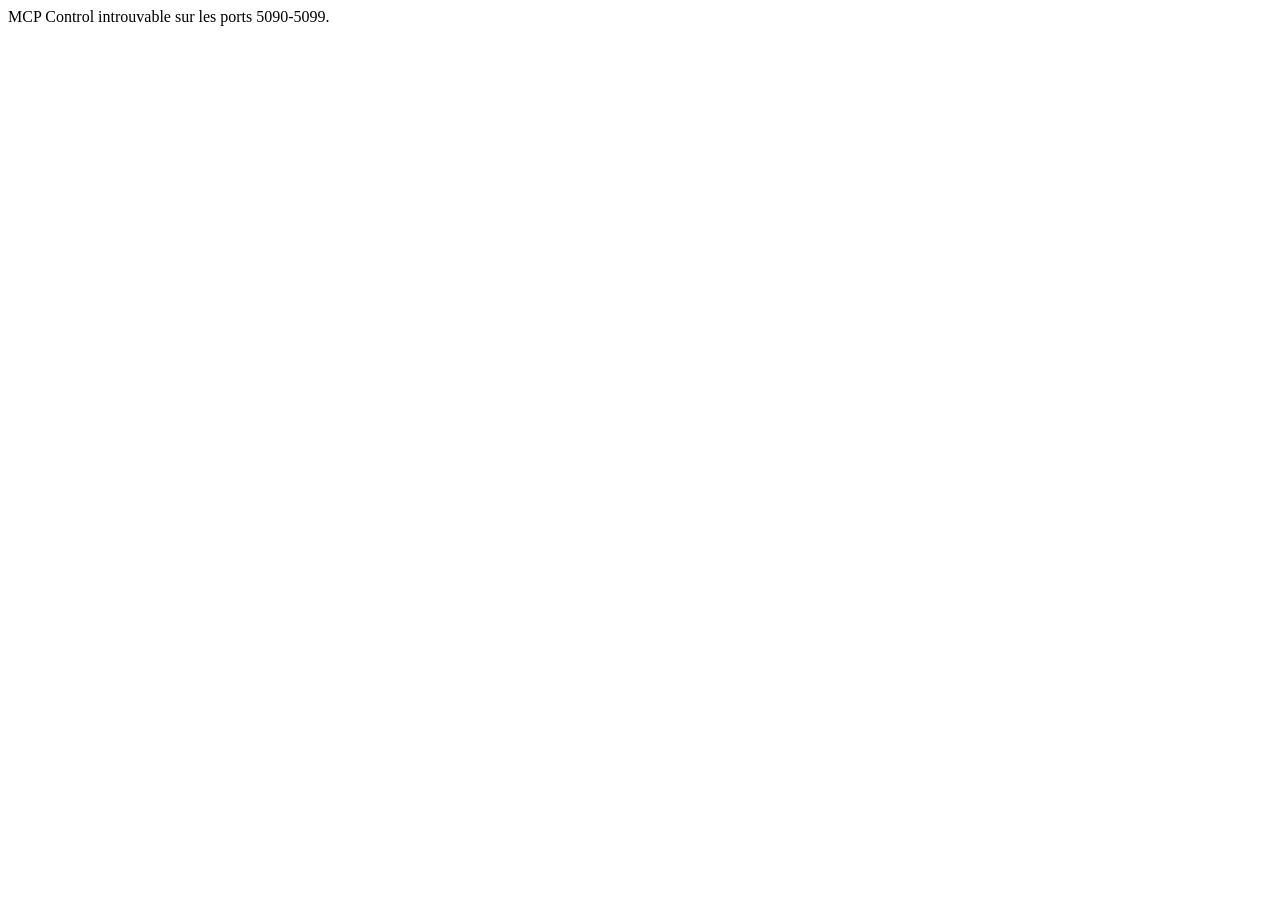
<file: ui-dist/index.html>
<!doctype html>
<html>
<head><meta charset="utf-8"><title>MCP Control</title><link rel="icon" type="image/svg+xml" href="favicon.svg"></head>
<body>Le moteur démarre…</body>
<script src="boot.js"></script>
</html>
</file>
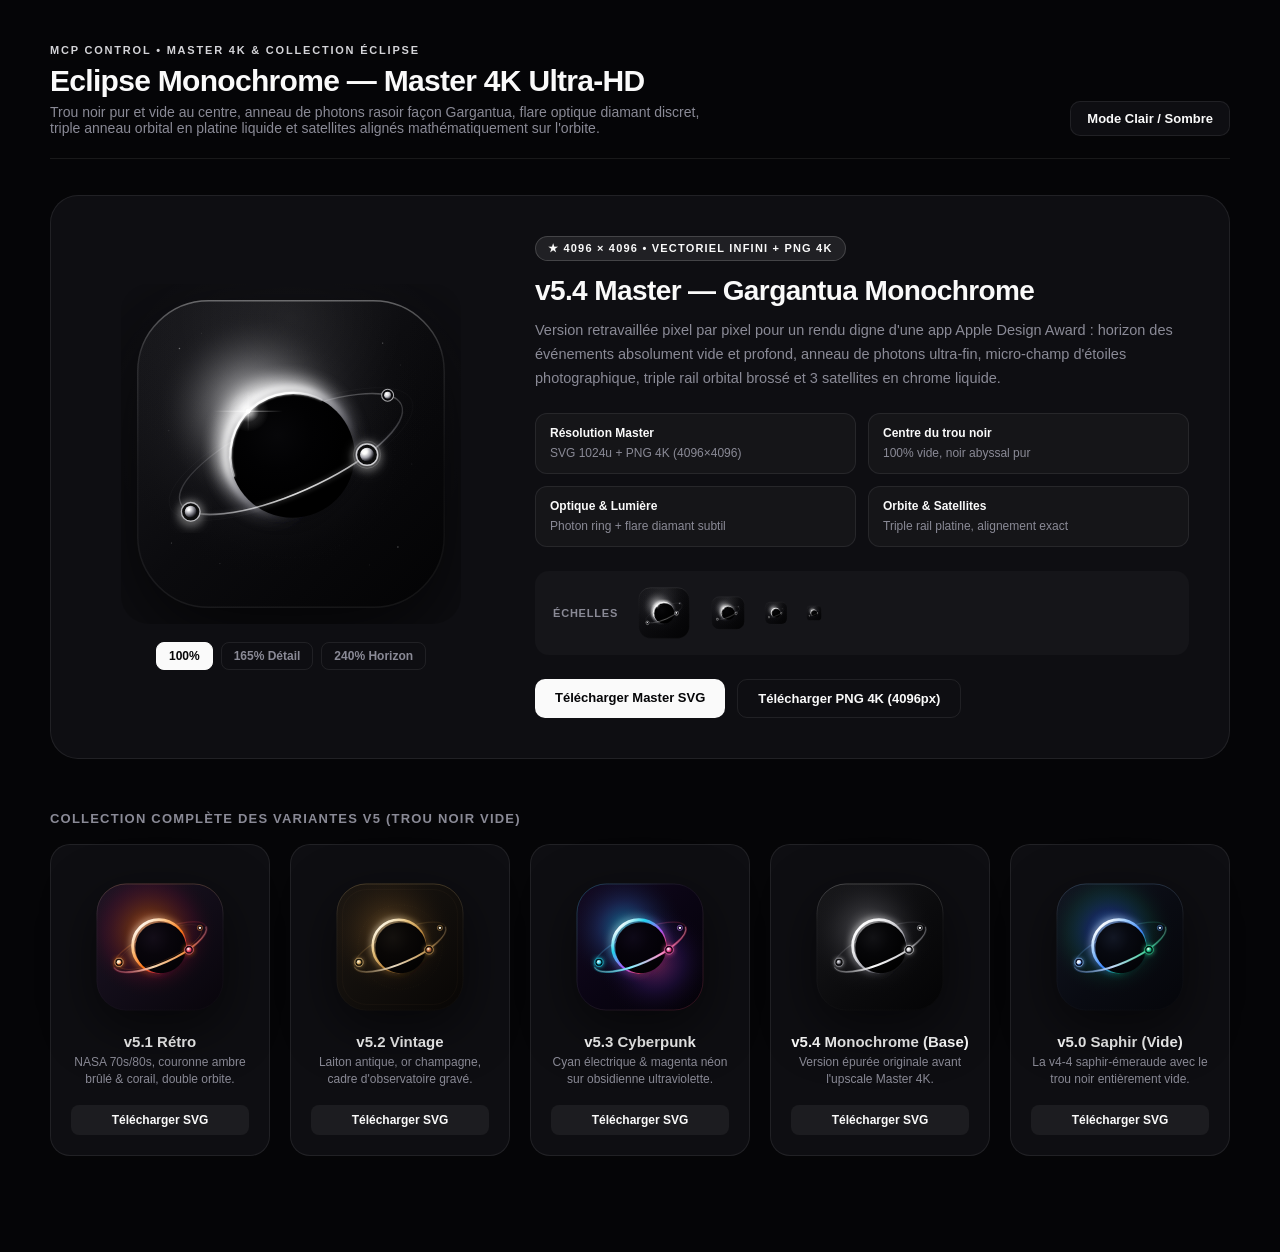
<file: assets/logos/preview.html>
<!DOCTYPE html>
<html lang="fr">
<head>
  <meta charset="UTF-8">
  <meta name="viewport" content="width=device-width, initial-scale=1.0">
  <title>MCP Control — Eclipse Monochrome 4K Master</title>
  <style>
    :root {
      --bg: #050507;
      --surface: #0e0e12;
      --border: rgba(255, 255, 255, 0.08);
      --text: #fafafa;
      --muted: #8a8a96;
    }
    body.light {
      --bg: #f4f4f6;
      --surface: #ffffff;
      --border: rgba(0, 0, 0, 0.08);
      --text: #09090b;
      --muted: #63636e;
    }
    * { box-sizing: border-box; margin: 0; padding: 0; }
    body {
      font-family: -apple-system, BlinkMacSystemFont, "Inter", "Segoe UI", sans-serif;
      background: var(--bg);
      color: var(--text);
      padding: 44px 24px 96px;
      transition: background 0.2s ease, color 0.2s ease;
    }
    .wrap {
      max-width: 1180px;
      margin: 0 auto;
    }
    header {
      display: flex;
      flex-wrap: wrap;
      align-items: flex-end;
      justify-content: space-between;
      gap: 20px;
      margin-bottom: 36px;
      padding-bottom: 22px;
      border-bottom: 1px solid var(--border);
    }
    .eyebrow {
      font-size: 11px;
      font-weight: 700;
      letter-spacing: 1.8px;
      text-transform: uppercase;
      color: #d4d4d8;
      margin-bottom: 8px;
    }
    body.light .eyebrow { color: #52525b; }
    h1 {
      font-size: 30px;
      font-weight: 700;
      letter-spacing: -0.7px;
      margin-bottom: 6px;
    }
    .lead {
      color: var(--muted);
      font-size: 14px;
      max-width: 660px;
    }
    .btn-theme {
      background: var(--surface);
      border: 1px solid var(--border);
      color: var(--text);
      padding: 9px 16px;
      border-radius: 10px;
      font-size: 13px;
      font-weight: 600;
      cursor: pointer;
    }

    /* HERO 4K MASTER SHOWCASE */
    .hero {
      background: var(--surface);
      border: 1px solid var(--border);
      border-radius: 28px;
      padding: 40px;
      display: grid;
      grid-template-columns: minmax(280px, 400px) 1fr;
      gap: 44px;
      align-items: center;
      margin-bottom: 52px;
      position: relative;
      overflow: hidden;
    }
    @media (max-width: 820px) {
      .hero { grid-template-columns: 1fr; padding: 28px; }
    }
    .hero-stage {
      display: flex;
      flex-direction: column;
      align-items: center;
      gap: 18px;
    }
    .hero-viewport {
      width: 340px;
      height: 340px;
      max-width: 100%;
      border-radius: 28px;
      overflow: hidden;
      display: flex;
      align-items: center;
      justify-content: center;
      background: radial-gradient(circle at 50% 40%, rgba(255,255,255,0.05), transparent 70%);
      position: relative;
      cursor: zoom-in;
    }
    .hero-viewport img {
      width: 100%;
      height: 100%;
      object-fit: contain;
      filter: drop-shadow(0 28px 46px rgba(0, 0, 0, 0.75));
      transition: transform 0.35s cubic-bezier(0.16, 1, 0.3, 1);
    }
    .zoom-controls {
      display: flex;
      gap: 8px;
    }
    .zoom-btn {
      padding: 6px 12px;
      border-radius: 8px;
      border: 1px solid var(--border);
      background: transparent;
      color: var(--muted);
      font-size: 12px;
      font-weight: 600;
      cursor: pointer;
    }
    .zoom-btn.active, .zoom-btn:hover {
      background: var(--text);
      color: var(--bg);
      border-color: var(--text);
    }

    .badge-4k {
      display: inline-flex;
      align-items: center;
      gap: 8px;
      font-size: 11px;
      font-weight: 700;
      letter-spacing: 1.2px;
      text-transform: uppercase;
      padding: 5px 12px;
      border-radius: 99px;
      background: rgba(255, 255, 255, 0.08);
      border: 1px solid rgba(255, 255, 255, 0.16);
      margin-bottom: 14px;
    }
    body.light .badge-4k {
      background: rgba(0, 0, 0, 0.06);
      border-color: rgba(0, 0, 0, 0.12);
    }
    .hero-info h2 {
      font-size: 28px;
      font-weight: 700;
      letter-spacing: -0.6px;
      margin-bottom: 12px;
    }
    .hero-info p {
      color: var(--muted);
      font-size: 14.5px;
      line-height: 1.65;
      margin-bottom: 22px;
    }
    .specs {
      display: grid;
      grid-template-columns: repeat(2, minmax(0, 1fr));
      gap: 12px;
      margin-bottom: 24px;
    }
    .spec-item {
      background: rgba(128, 128, 128, 0.06);
      border: 1px solid var(--border);
      border-radius: 12px;
      padding: 12px 14px;
    }
    .spec-item strong {
      display: block;
      font-size: 12px;
      margin-bottom: 3px;
    }
    .spec-item span {
      font-size: 12px;
      color: var(--muted);
    }
    .hero-scales {
      display: flex;
      align-items: center;
      gap: 18px;
      padding: 14px 18px;
      background: rgba(128, 128, 128, 0.06);
      border-radius: 14px;
      margin-bottom: 24px;
    }
    .hero-scales span {
      font-size: 11px;
      color: var(--muted);
      font-weight: 600;
      text-transform: uppercase;
      letter-spacing: 0.8px;
    }
    .hero-actions {
      display: flex;
      flex-wrap: wrap;
      gap: 12px;
    }
    .btn {
      padding: 11px 20px;
      border-radius: 10px;
      background: var(--text);
      color: var(--bg);
      text-decoration: none;
      font-size: 13px;
      font-weight: 600;
      display: inline-block;
    }
    .btn-ghost {
      background: transparent;
      color: var(--text);
      border: 1px solid var(--border);
    }
    .btn:hover { opacity: 0.88; }

    /* VARIANTS GRID */
    .section-title {
      font-size: 13px;
      font-weight: 700;
      letter-spacing: 1.2px;
      text-transform: uppercase;
      color: var(--muted);
      margin-bottom: 18px;
    }
    .grid {
      display: grid;
      grid-template-columns: repeat(auto-fit, minmax(220px, 1fr));
      gap: 20px;
    }
    .card {
      background: var(--surface);
      border: 1px solid var(--border);
      border-radius: 20px;
      padding: 20px;
      display: flex;
      flex-direction: column;
      align-items: center;
      text-align: center;
      transition: transform 0.2s ease, border-color 0.2s ease;
    }
    .card:hover {
      transform: translateY(-4px);
      border-color: rgba(255, 255, 255, 0.22);
    }
    .card img {
      width: 140px;
      height: 140px;
      margin: 12px 0 16px;
      filter: drop-shadow(0 16px 26px rgba(0, 0, 0, 0.55));
    }
    .card h3 {
      font-size: 15px;
      font-weight: 700;
      margin-bottom: 4px;
    }
    .card p {
      font-size: 12px;
      color: var(--muted);
      line-height: 1.45;
      margin-bottom: 16px;
      flex: 1;
    }
    .card a {
      width: 100%;
      padding: 8px 12px;
      border-radius: 8px;
      font-size: 12px;
      font-weight: 600;
      text-decoration: none;
      background: rgba(128, 128, 128, 0.12);
      color: var(--text);
    }
    .card a:hover {
      background: var(--text);
      color: var(--bg);
    }
  </style>
</head>
<body>
  <div class="wrap">
    <header>
      <div>
        <div class="eyebrow">MCP Control • Master 4K &amp; Collection Éclipse</div>
        <h1>Eclipse Monochrome — Master 4K Ultra-HD</h1>
        <p class="lead">
          Trou noir pur et vide au centre, anneau de photons rasoir façon Gargantua, flare optique diamant discret, triple anneau orbital en platine liquide et satellites alignés mathématiquement sur l'orbite.
        </p>
      </div>
      <button class="btn-theme" onclick="document.body.classList.toggle('light')">Mode Clair / Sombre</button>
    </header>

    <!-- HERO 4K MASTER -->
    <section class="hero">
      <div class="hero-stage">
        <div class="hero-viewport" id="viewport">
          <img id="masterImg" src="mcp-control-eclipse-4k.svg" alt="MCP Control Eclipse Monochrome 4K">
        </div>
        <div class="zoom-controls">
          <button class="zoom-btn active" onclick="setZoom(1, this)">100%</button>
          <button class="zoom-btn" onclick="setZoom(1.65, this)">165% Détail</button>
          <button class="zoom-btn" onclick="setZoom(2.4, this)">240% Horizon</button>
        </div>
      </div>

      <div class="hero-info">
        <div class="badge-4k">★ 4096 × 4096 • Vectoriel Infini + PNG 4K</div>
        <h2>v5.4 Master — Gargantua Monochrome</h2>
        <p>
          Version retravaillée pixel par pixel pour un rendu digne d'une app Apple Design Award : horizon des événements absolument vide et profond, anneau de photons ultra-fin, micro-champ d'étoiles photographique, triple rail orbital brossé et 3 satellites en chrome liquide.
        </p>

        <div class="specs">
          <div class="spec-item">
            <strong>Résolution Master</strong>
            <span>SVG 1024u + PNG 4K (4096×4096)</span>
          </div>
          <div class="spec-item">
            <strong>Centre du trou noir</strong>
            <span>100% vide, noir abyssal pur</span>
          </div>
          <div class="spec-item">
            <strong>Optique &amp; Lumière</strong>
            <span>Photon ring + flare diamant subtil</span>
          </div>
          <div class="spec-item">
            <strong>Orbite &amp; Satellites</strong>
            <span>Triple rail platine, alignement exact</span>
          </div>
        </div>

        <div class="hero-scales">
          <span>Échelles</span>
          <img src="mcp-control-eclipse-4k.svg" width="56" height="56" title="56px">
          <img src="mcp-control-eclipse-4k.svg" width="36" height="36" title="36px">
          <img src="mcp-control-eclipse-4k.svg" width="24" height="24" title="24px">
          <img src="mcp-control-eclipse-4k.svg" width="16" height="16" title="16px">
        </div>

        <div class="hero-actions">
          <a class="btn" href="mcp-control-eclipse-4k.svg" download="mcp-control-eclipse-4k.svg">Télécharger Master SVG</a>
          <a class="btn btn-ghost" href="mcp-control-eclipse-4k.png" download="mcp-control-eclipse-4k.png">Télécharger PNG 4K (4096px)</a>
        </div>
      </div>
    </section>

    <!-- ALL 5 VARIANTS -->
    <div class="section-title">Collection Complète des Variantes v5 (Trou Noir Vide)</div>
    <div class="grid">
      <div class="card">
        <img src="logo-v5-1-eclipse-retro.svg" alt="Rétro">
        <h3>v5.1 Rétro</h3>
        <p>NASA 70s/80s, couronne ambre brûlé &amp; corail, double orbite.</p>
        <a href="logo-v5-1-eclipse-retro.svg" download>Télécharger SVG</a>
      </div>
      <div class="card">
        <img src="logo-v5-2-eclipse-vintage.svg" alt="Vintage">
        <h3>v5.2 Vintage</h3>
        <p>Laiton antique, or champagne, cadre d'observatoire gravé.</p>
        <a href="logo-v5-2-eclipse-vintage.svg" download>Télécharger SVG</a>
      </div>
      <div class="card">
        <img src="logo-v5-3-eclipse-cyberpunk.svg" alt="Cyberpunk">
        <h3>v5.3 Cyberpunk</h3>
        <p>Cyan électrique &amp; magenta néon sur obsidienne ultraviolette.</p>
        <a href="logo-v5-3-eclipse-cyberpunk.svg" download>Télécharger SVG</a>
      </div>
      <div class="card">
        <img src="logo-v5-4-eclipse-monochrome.svg" alt="Monochrome Standard">
        <h3>v5.4 Monochrome (Base)</h3>
        <p>Version épurée originale avant l'upscale Master 4K.</p>
        <a href="logo-v5-4-eclipse-monochrome.svg" download>Télécharger SVG</a>
      </div>
      <div class="card">
        <img src="logo-v5-0-eclipse-sapphire.svg" alt="Sapphire Clean">
        <h3>v5.0 Saphir (Vide)</h3>
        <p>La v4-4 saphir-émeraude avec le trou noir entièrement vide.</p>
        <a href="logo-v5-0-eclipse-sapphire.svg" download>Télécharger SVG</a>
      </div>
    </div>
  </div>

  <script>
    function setZoom(scale, btn) {
      const img = document.getElementById('masterImg');
      img.style.transform = scale === 1 ? 'scale(1)' : `scale(${scale}) translate(6%, 6%)`;
      document.querySelectorAll('.zoom-btn').forEach(b => b.classList.remove('active'));
      btn.classList.add('active');
    }
  </script>
</body>
</html>
</file>
